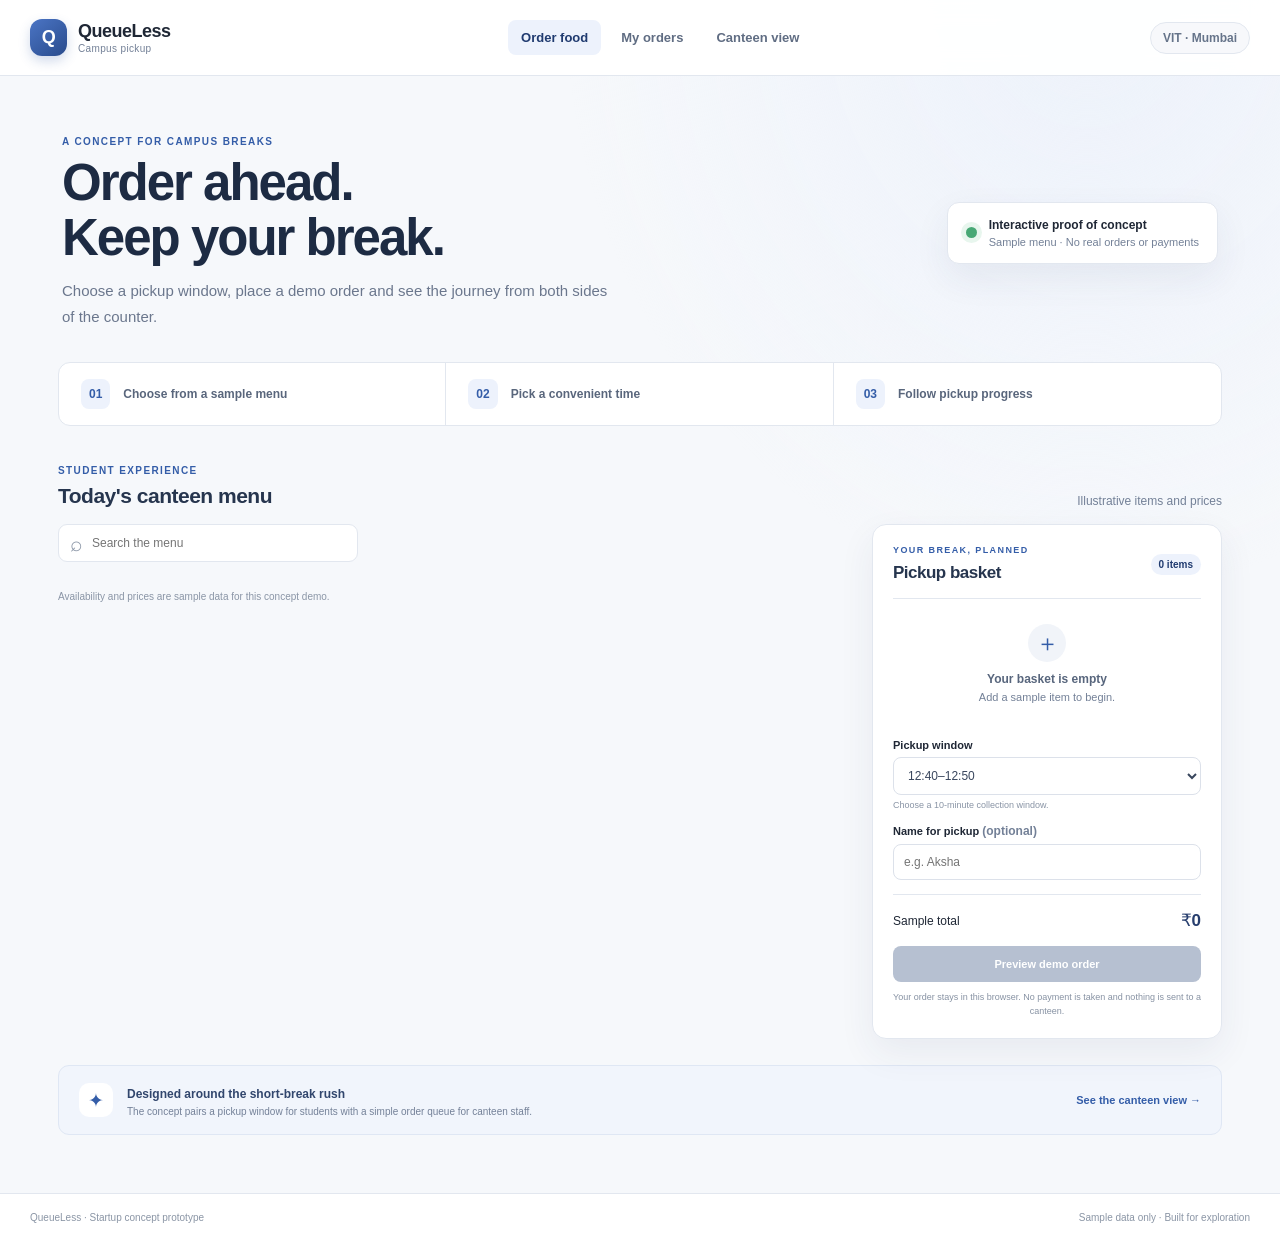
<file: index.html>
<!doctype html>
<html lang="en">
<head>
  <meta charset="utf-8">
  <meta name="viewport" content="width=device-width, initial-scale=1">
  <meta name="description" content="Explore QueueLess, a campus canteen order-ahead concept demo.">
  <title>QueueLess | Student ordering</title>
  <link rel="stylesheet" href="styles.css">
</head>
<body>
  <header class="topbar">
    <a class="brand" href="index.html"><span class="brand-mark">Q</span><span>QueueLess<small>Campus pickup</small></span></a>
    <nav aria-label="Main navigation">
      <a class="active" href="index.html">Order food</a>
      <a href="orders.html">My orders</a>
      <a href="operator.html">Canteen view</a>
    </nav>
    <span class="campus-tag">VIT · Mumbai</span>
  </header>
  <main class="page-wrap">
    <section class="hero">
      <div><p class="eyebrow">A concept for campus breaks</p><h1>Order ahead.<br>Keep your break.</h1><p class="hero-copy">Choose a pickup window, place a demo order and see the journey from both sides of the counter.</p></div>
      <div class="hero-note"><span class="pulse"></span><div><strong>Interactive proof of concept</strong><small>Sample menu · No real orders or payments</small></div></div>
    </section>
    <section class="quick-points" aria-label="How the concept works">
      <div><b>01</b><span>Choose from a sample menu</span></div><div><b>02</b><span>Pick a convenient time</span></div><div><b>03</b><span>Follow pickup progress</span></div>
    </section>
    <div class="section-heading"><div><p class="eyebrow">Student experience</p><h2>Today's canteen menu</h2></div><span class="muted">Illustrative items and prices</span></div>
    <div class="order-layout">
      <section class="menu-area" aria-label="Menu">
        <div class="menu-tools"><label class="search"><span aria-hidden="true">⌕</span><input id="search" type="search" placeholder="Search the menu" aria-label="Search the menu"></label><div class="filters" id="filters" aria-label="Filter by category"></div></div>
        <div class="menu-grid" id="menu-grid"></div>
        <p class="note">Availability and prices are sample data for this concept demo.</p>
      </section>
      <aside class="cart-card" aria-labelledby="cart-title">
        <div class="card-heading"><div><p class="eyebrow">Your break, planned</p><h2 id="cart-title">Pickup basket</h2></div><span class="badge" id="cart-count">0 items</span></div>
        <div id="cart-empty" class="empty-state"><span class="empty-icon">＋</span><strong>Your basket is empty</strong><span>Add a sample item to begin.</span></div>
        <div id="cart-lines" class="cart-lines"></div>
        <div class="form-field"><label for="pickup">Pickup window</label><select id="pickup"><option value="12:40–12:50">12:40–12:50</option><option value="12:50–1:00">12:50–1:00</option><option value="1:00–1:10">1:00–1:10</option><option value="1:10–1:20">1:10–1:20</option></select><small>Choose a 10-minute collection window.</small></div>
        <div class="form-field"><label for="student-name">Name for pickup <span class="muted">(optional)</span></label><input id="student-name" type="text" maxlength="40" placeholder="e.g. Aksha" autocomplete="off"></div>
        <div class="total-row"><span>Sample total</span><strong id="cart-total">₹0</strong></div>
        <button id="place-order" class="button primary full" disabled>Preview demo order</button>
        <p class="fineprint">Your order stays in this browser. No payment is taken and nothing is sent to a canteen.</p>
        <div id="order-confirmation" class="confirmation" role="status" aria-live="polite" hidden></div>
      </aside>
    </div>
    <section class="insight-strip"><div class="insight-icon">✦</div><div><strong>Designed around the short-break rush</strong><p>The concept pairs a pickup window for students with a simple order queue for canteen staff.</p></div><a href="operator.html" class="text-link">See the canteen view →</a></section>
  </main>
  <footer class="footer"><span>QueueLess · Startup concept prototype</span><span>Sample data only · Built for exploration</span></footer>
  <script src="scripts/data.js"></script><script src="scripts/store.js"></script><script src="scripts/student.js"></script>
</body>
</html>
</file>
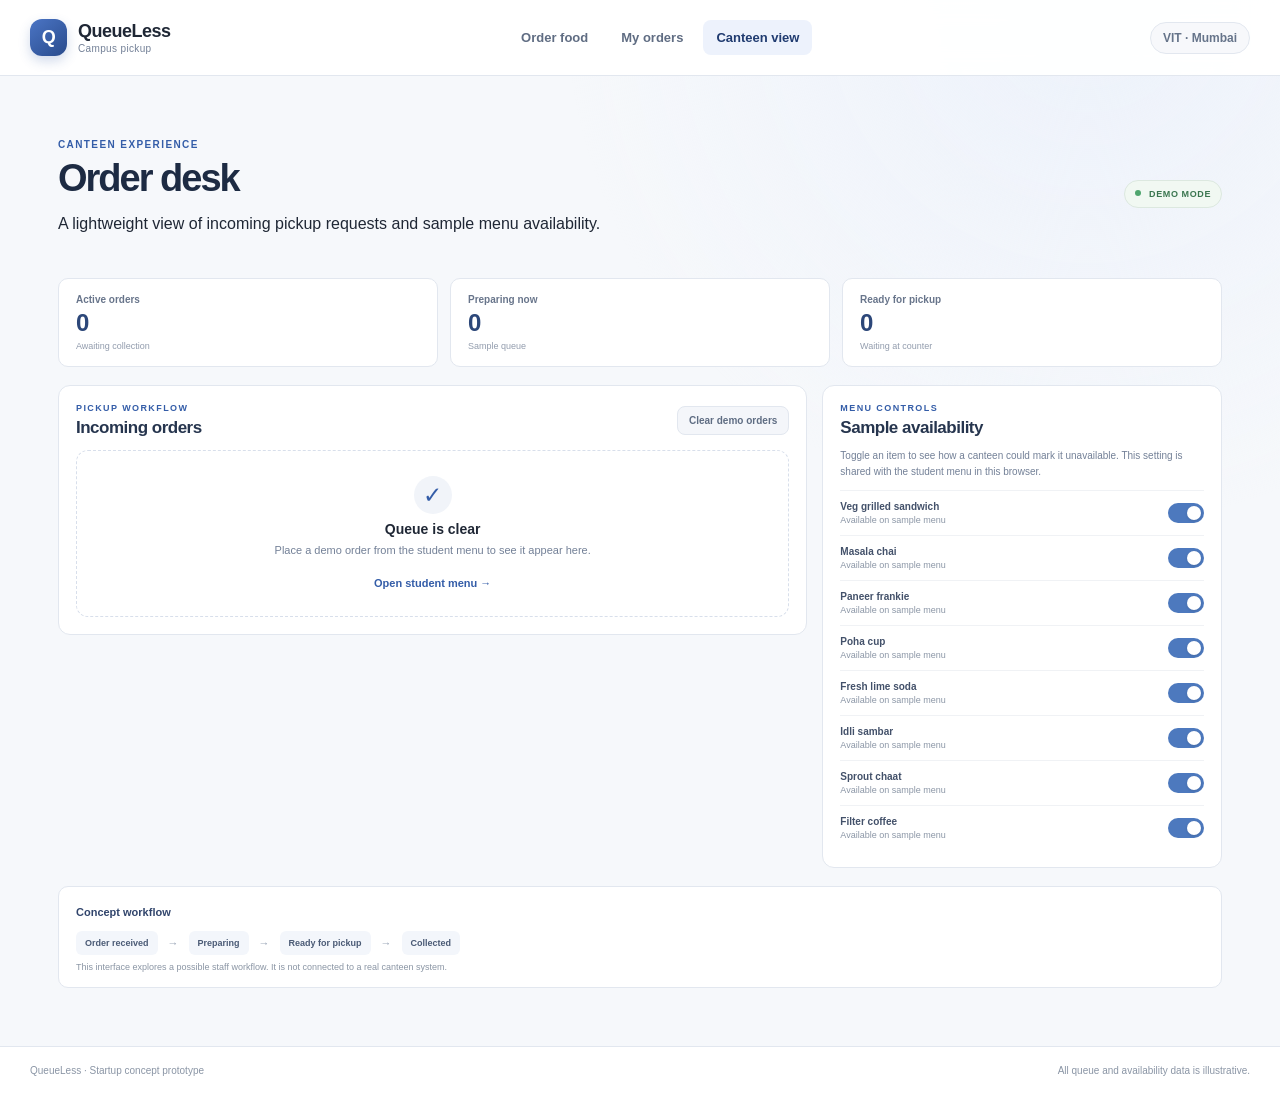
<file: operator.html>
<!doctype html>
<html lang="en">
<head><meta charset="utf-8"><meta name="viewport" content="width=device-width, initial-scale=1"><meta name="description" content="Explore a sample canteen order queue and menu controls."><title>QueueLess | Canteen view</title><link rel="stylesheet" href="styles.css"></head>
<body>
  <header class="topbar"><a class="brand" href="index.html"><span class="brand-mark">Q</span><span>QueueLess<small>Campus pickup</small></span></a><nav aria-label="Main navigation"><a href="index.html">Order food</a><a href="orders.html">My orders</a><a class="active" href="operator.html">Canteen view</a></nav><span class="campus-tag">VIT · Mumbai</span></header>
  <main class="page-wrap">
    <section class="page-intro operator-intro"><div><p class="eyebrow">Canteen experience</p><h1>Order desk</h1><p>A lightweight view of incoming pickup requests and sample menu availability.</p></div><span class="demo-label"><i></i> DEMO MODE</span></section>
    <section class="metrics" aria-label="Queue summary"><article><span>Active orders</span><strong id="active-count">0</strong><small>Awaiting collection</small></article><article><span>Preparing now</span><strong id="preparing-count">0</strong><small>Sample queue</small></article><article><span>Ready for pickup</span><strong id="ready-count">0</strong><small>Waiting at counter</small></article></section>
    <section class="operator-grid">
      <div class="panel"><div class="section-heading compact"><div><p class="eyebrow">Pickup workflow</p><h2>Incoming orders</h2></div><button class="button subtle small" id="clear-orders" type="button">Clear demo orders</button></div><div id="operator-orders" class="operator-orders"></div><div id="operator-empty" class="empty-panel compact-empty" hidden><div class="empty-icon">✓</div><h2>Queue is clear</h2><p>Place a demo order from the student menu to see it appear here.</p><a href="index.html" class="text-link">Open student menu →</a></div></div>
      <aside class="panel menu-manager"><div class="section-heading compact"><div><p class="eyebrow">Menu controls</p><h2>Sample availability</h2></div></div><p class="muted">Toggle an item to see how a canteen could mark it unavailable. This setting is shared with the student menu in this browser.</p><div id="availability-list" class="availability-list"></div></aside>
    </section>
    <section class="workflow-note"><strong>Concept workflow</strong><div><span>Order received</span><b>→</b><span>Preparing</span><b>→</b><span>Ready for pickup</span><b>→</b><span>Collected</span></div><p>This interface explores a possible staff workflow. It is not connected to a real canteen system.</p></section>
  </main>
  <footer class="footer"><span>QueueLess · Startup concept prototype</span><span>All queue and availability data is illustrative.</span></footer>
  <script src="scripts/data.js"></script><script src="scripts/store.js"></script><script src="scripts/operator.js"></script>
</body>
</html>
</file>
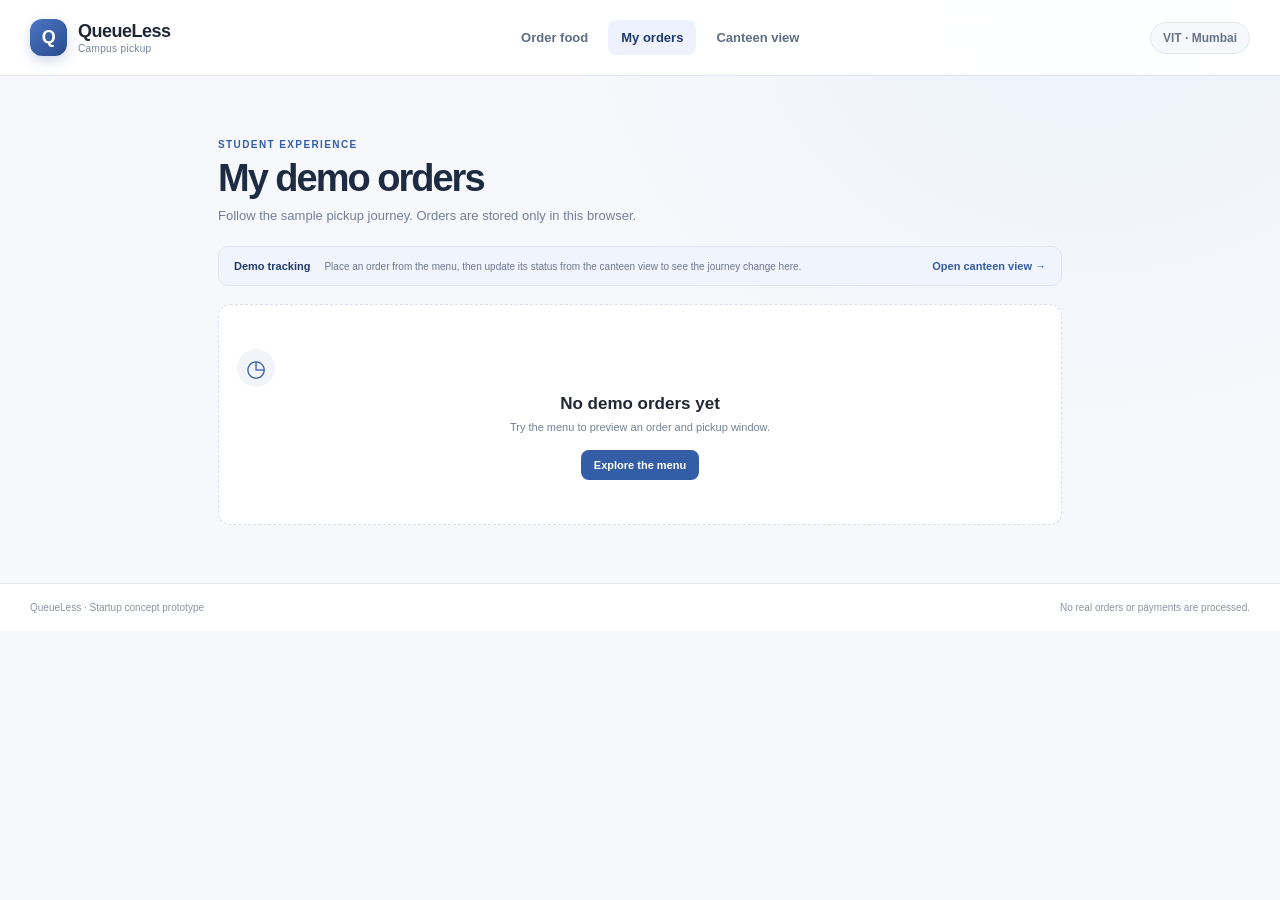
<file: orders.html>
<!doctype html>
<html lang="en">
<head><meta charset="utf-8"><meta name="viewport" content="width=device-width, initial-scale=1"><meta name="description" content="Track QueueLess sample campus pickup orders."><title>QueueLess | My orders</title><link rel="stylesheet" href="styles.css"></head>
<body>
  <header class="topbar"><a class="brand" href="index.html"><span class="brand-mark">Q</span><span>QueueLess<small>Campus pickup</small></span></a><nav aria-label="Main navigation"><a href="index.html">Order food</a><a class="active" href="orders.html">My orders</a><a href="operator.html">Canteen view</a></nav><span class="campus-tag">VIT · Mumbai</span></header>
  <main class="page-wrap narrow-wrap">
    <section class="page-intro"><p class="eyebrow">Student experience</p><h1>My demo orders</h1><p>Follow the sample pickup journey. Orders are stored only in this browser.</p></section>
    <div class="demo-callout"><strong>Demo tracking</strong><span>Place an order from the menu, then update its status from the canteen view to see the journey change here.</span><a class="text-link" href="operator.html">Open canteen view →</a></div>
    <div id="orders-list" class="orders-list"></div>
    <div id="orders-empty" class="empty-panel" hidden><div class="empty-icon">◷</div><h2>No demo orders yet</h2><p>Try the menu to preview an order and pickup window.</p><a class="button primary" href="index.html">Explore the menu</a></div>
  </main>
  <footer class="footer"><span>QueueLess · Startup concept prototype</span><span>No real orders or payments are processed.</span></footer>
  <script src="scripts/data.js"></script><script src="scripts/store.js"></script><script src="scripts/orders.js"></script>
</body>
</html>
</file>
<file: styles.css>
:root{font-family:'DM Sans','Segoe UI',sans-serif;color:#1f2735;background:#f5f7fb;font-synthesis:none;text-rendering:optimizeLegibility;--blue:#345da8;--navy:#203b70;--pale:#edf2fc;--ink:#20283a;--muted:#738097;--line:#e2e7ef;--paper:#fff;--green:#25714e;--gold:#bb7925;--shadow:0 14px 36px rgba(37,57,93,.07)}
*{box-sizing:border-box}body{margin:0;min-height:100vh;background:radial-gradient(ellipse at 85% 0%,#edf2fb 0,transparent 34%),#f6f8fb}button,input,select{font:inherit}button:focus-visible,a:focus-visible,input:focus-visible,select:focus-visible{outline:3px solid #9bb8f4;outline-offset:2px}a{color:inherit;text-decoration:none}.topbar{height:76px;display:flex;align-items:center;justify-content:space-between;gap:30px;padding:0 max(28px,calc((100vw - 1220px)/2));background:rgba(255,255,255,.94);border-bottom:1px solid var(--line);position:sticky;top:0;z-index:10;backdrop-filter:blur(12px)}.brand{display:flex;align-items:center;gap:11px;font:800 18px 'Manrope',sans-serif;letter-spacing:-.5px}.brand-mark{display:grid;place-items:center;width:37px;height:37px;border-radius:12px;background:linear-gradient(140deg,#4b75c5,#294b8c);color:#fff;box-shadow:0 5px 12px #345da83a}.brand small{display:block;color:var(--muted);font:500 10px 'DM Sans',sans-serif;letter-spacing:.35px;margin-top:1px}.topbar nav{display:flex;gap:7px;align-items:center}.topbar nav a{padding:10px 13px;border-radius:8px;color:#606d83;font-size:13px;font-weight:650}.topbar nav a:hover,.topbar nav a.active{background:var(--pale);color:var(--navy)}.campus-tag{font-size:12px;font-weight:650;color:#66748a;background:#f7f8fb;border:1px solid var(--line);border-radius:999px;padding:8px 12px}.page-wrap{max-width:1220px;padding:35px 28px 58px;margin:auto}.hero{display:flex;align-items:center;justify-content:space-between;gap:30px;padding:25px 4px 26px}.eyebrow{margin:0 0 8px;color:var(--blue);font-size:10px;font-weight:800;letter-spacing:1.4px;text-transform:uppercase}.hero h1,.page-intro h1{font:800 clamp(34px,4vw,51px)/1.08 'Manrope',sans-serif;letter-spacing:-2px;margin:0;color:#1d2b43}.hero-copy{max-width:560px;color:#6b778d;font-size:15px;line-height:1.7;margin:13px 0 0}.hero-note{display:flex;align-items:center;gap:12px;padding:15px 18px;background:#fff;border:1px solid var(--line);border-radius:12px;box-shadow:var(--shadow);min-width:265px}.hero-note strong,.hero-note small{display:block}.hero-note strong{font-size:12px}.hero-note small{font-size:11px;color:var(--muted);margin-top:4px}.pulse{width:11px;height:11px;border-radius:50%;background:#48a875;box-shadow:0 0 0 5px #e8f6ee}.quick-points{display:grid;grid-template-columns:repeat(3,1fr);gap:0;background:#fff;border:1px solid var(--line);border-radius:12px;margin:7px 0 39px;overflow:hidden}.quick-points>div{display:flex;align-items:center;gap:13px;padding:16px 22px;border-right:1px solid var(--line)}.quick-points>div:last-child{border-right:0}.quick-points b{font:800 12px 'Manrope',sans-serif;color:var(--blue);background:var(--pale);padding:8px;border-radius:8px}.quick-points span{font-size:12px;color:#59667c;font-weight:600}.section-heading{display:flex;align-items:end;justify-content:space-between;gap:16px;margin-bottom:16px}.section-heading h2,.card-heading h2,.compact h2{font:750 21px 'Manrope',sans-serif;letter-spacing:-.5px;margin:0;color:#26354e}.muted{color:var(--muted);font-size:12px}.order-layout{display:grid;grid-template-columns:minmax(0,1fr) 350px;gap:22px;align-items:start}.menu-area{min-width:0}.menu-tools{display:flex;gap:12px;align-items:center;justify-content:space-between;margin:0 0 15px}.search{display:flex;align-items:center;gap:9px;min-width:210px;max-width:300px;flex:1;background:#fff;border:1px solid var(--line);border-radius:9px;padding:0 11px;color:#8b96a7}.search span{font-size:21px;line-height:1}.search input{width:100%;border:0;outline:0;background:transparent;padding:11px 0;font-size:12px}.search input:focus-visible{outline:0}.filters{display:flex;gap:6px}.filter-button{border:1px solid transparent;background:transparent;padding:8px 11px;color:#6b778d;font-size:11px;font-weight:700;border-radius:7px;cursor:pointer}.filter-button:hover,.filter-button.selected{background:var(--pale);color:var(--navy);border-color:#e2e9f7}.menu-grid{display:grid;grid-template-columns:repeat(2,minmax(0,1fr));gap:13px}.menu-card{background:#fff;border:1px solid var(--line);border-radius:12px;padding:16px;min-height:185px;display:flex;flex-direction:column;transition:transform .15s,box-shadow .15s,border .15s}.menu-card:hover{transform:translateY(-2px);border-color:#ced9ed;box-shadow:var(--shadow)}.menu-card-top{display:flex;align-items:center;justify-content:space-between}.food-icon{display:grid;place-items:center;width:41px;height:41px;border-radius:12px;background:#f5f1e9;font-size:21px}.category-label{color:#697790;background:#f5f7fa;border-radius:99px;padding:5px 8px;font-size:9px;font-weight:700;letter-spacing:.3px}.menu-card h3{font:700 14px 'Manrope',sans-serif;margin:13px 0 4px;color:#26354e}.item-detail{font-size:11px;color:#7b8799;margin:0}.tag-row{display:flex;gap:5px;margin-top:10px}.food-tag{font-size:9px;color:#528064;background:#f0f8f3;padding:4px 6px;border-radius:5px;font-weight:700}.menu-card-footer{display:flex;align-items:center;justify-content:space-between;margin-top:auto;padding-top:13px}.item-price{color:var(--navy);font:800 14px 'Manrope',sans-serif}.button{border:0;border-radius:8px;padding:9px 13px;font-size:11px;font-weight:750;cursor:pointer;transition:background .15s,transform .15s}.button:active{transform:translateY(1px)}.button.primary{background:var(--blue);color:#fff}.button.primary:hover{background:var(--navy)}.button.primary:disabled{background:#b6c0d1;cursor:not-allowed}.button.add-button{background:var(--pale);color:var(--navy)}.button.add-button:hover:not(:disabled){background:#dce6f8}.button.add-button:disabled{background:#f1f2f4;color:#9aa2af;cursor:not-allowed}.button.subtle{background:#f4f6fa;border:1px solid var(--line);color:#5f6d83}.button.subtle:hover{background:#eaf0fa}.button.full{width:100%;padding:12px}.button.small{padding:8px 11px;font-size:10px}.cart-card{position:sticky;top:94px;padding:20px;background:#fff;border:1px solid var(--line);border-radius:14px;box-shadow:var(--shadow)}.card-heading{display:flex;justify-content:space-between;align-items:center;padding-bottom:15px;border-bottom:1px solid var(--line)}.card-heading h2{font-size:17px}.card-heading .eyebrow{font-size:9px}.badge{padding:5px 8px;background:var(--pale);color:var(--navy);border-radius:99px;font-size:10px;font-weight:750}.empty-state{display:flex;align-items:center;flex-direction:column;text-align:center;padding:25px 5px 18px;color:var(--muted);font-size:11px;gap:5px}.empty-state strong{font-size:12px;color:#58667d}.empty-icon{display:grid;place-items:center;width:38px;height:38px;border-radius:50%;background:#f1f4f9;color:var(--blue);font-size:23px;margin-bottom:5px}.cart-lines{padding:2px 0}.cart-line{display:grid;grid-template-columns:1fr auto;gap:4px;padding:11px 0;border-bottom:1px solid #f0f2f5;font-size:11px}.cart-line-name{font-weight:650;color:#3d4a60}.cart-line>span{color:#65728a;font-weight:650}.quantity-controls{display:flex;align-items:center;gap:7px;margin-top:6px}.quantity-controls button{width:22px;height:22px;border:1px solid var(--line);border-radius:6px;background:#fff;color:var(--navy);cursor:pointer}.form-field{margin-top:14px}.form-field label{display:block;font-size:11px;font-weight:750;margin-bottom:6px}.form-field select,.form-field input{width:100%;border:1px solid #dce1ea;border-radius:8px;padding:10px;font-size:12px;color:#39465d;background:#fff}.form-field small{display:block;margin-top:5px;color:#8994a5;font-size:9px}.total-row{display:flex;align-items:center;justify-content:space-between;border-top:1px solid var(--line);padding:15px 0;margin-top:14px;font-size:12px}.total-row strong{font:800 17px 'Manrope',sans-serif;color:#273e6e}.fineprint{font-size:9px;line-height:1.5;color:#8792a3;text-align:center;margin:9px 0 0}.confirmation{margin-top:13px;background:#eff8f2;border:1px solid #d8eddf;border-radius:9px;padding:12px;color:#345d45;font-size:11px;line-height:1.5}.confirmation strong{display:block;font-size:12px}.confirmation p{margin:4px 0 7px}.text-link{color:var(--blue);font-size:11px;font-weight:750}.text-link:hover{text-decoration:underline}.note{font-size:10px;color:#8a95a6;margin:14px 0}.no-results{grid-column:1/-1;padding:30px;text-align:center;color:var(--muted);background:#fff;border:1px dashed var(--line);border-radius:10px;font-size:12px}.insight-strip{display:flex;align-items:center;gap:14px;margin-top:26px;padding:17px 20px;border:1px solid #dfe7f4;background:#f1f5fc;border-radius:11px}.insight-icon{display:grid;place-items:center;width:34px;height:34px;border-radius:10px;background:#fff;color:var(--blue);font-size:19px}.insight-strip strong{font:700 12px 'Manrope',sans-serif;color:#31466d}.insight-strip p{margin:4px 0 0;color:#748198;font-size:10px}.insight-strip .text-link{margin-left:auto;white-space:nowrap}.footer{display:flex;justify-content:space-between;gap:15px;padding:18px max(28px,calc((100vw - 1220px)/2));border-top:1px solid var(--line);color:#8a95a5;background:#fff;font-size:10px}.narrow-wrap{max-width:900px}.page-intro{padding:28px 0 20px}.page-intro h1{font-size:38px}.page-intro>p:last-child{margin:9px 0 0;color:var(--muted);font-size:13px}.demo-callout{display:flex;align-items:center;gap:14px;background:#f0f4fc;border:1px solid #dfe7f5;border-radius:10px;padding:13px 15px;margin:3px 0 18px}.demo-callout strong{color:var(--navy);font-size:11px;white-space:nowrap}.demo-callout span{font-size:10px;color:#6c7890}.demo-callout .text-link{margin-left:auto;white-space:nowrap}.orders-list{display:grid;gap:13px}.order-card,.panel{background:#fff;border:1px solid var(--line);border-radius:12px;padding:18px}.order-card-head,.operator-order-head{display:flex;justify-content:space-between;align-items:flex-start;gap:12px}.order-card-head>div:first-child{display:grid;gap:4px}.order-card-head strong,.operator-order-head strong{font:750 13px 'Manrope',sans-serif;color:#2c3b56}.status-badge{display:inline-flex;align-items:center;border-radius:99px;padding:6px 9px;font-size:9px;font-weight:750;white-space:nowrap}.status-received{background:#f2f4f8;color:#586981}.status-preparing{background:#fff4e5;color:#99631d}.status-ready{background:#edf4ff;color:#365da8}.status-collected{background:#edf7f0;color:#34714e}.order-status-note{font-size:11px;color:var(--muted);margin:10px 0}.order-item-list{border-top:1px solid #eff1f5;border-bottom:1px solid #eff1f5;padding:7px 0}.order-item-list>div{display:flex;justify-content:space-between;padding:5px 0;color:#56647a;font-size:11px}.order-item-list strong{font-size:10px}.order-total{display:flex;justify-content:space-between;padding-top:11px;font-size:10px;color:#718097}.order-total strong{font-size:13px;color:#2d4169}.status-steps{list-style:none;display:grid;grid-template-columns:repeat(4,1fr);gap:7px;padding:0;margin:17px 0 0}.status-steps li{position:relative;text-align:center;padding-top:18px;color:#929cad;font-size:9px}.status-steps li::before{content:'';position:absolute;top:0;left:calc(50% - 5px);width:9px;height:9px;border:1px solid #c8cfdb;border-radius:50%;background:#fff;z-index:1}.status-steps li:not(:last-child)::after{content:'';position:absolute;top:4px;left:calc(50% + 5px);width:calc(100% - 3px);height:1px;background:#e1e5ec}.status-steps li.done{color:var(--blue);font-weight:750}.status-steps li.done::before{background:var(--blue);border-color:var(--blue)}.empty-panel{text-align:center;padding:44px 18px;background:#fff;border:1px dashed #d8dfeb;border-radius:12px}.empty-panel h2{font:750 17px 'Manrope',sans-serif;margin:7px 0}.empty-panel p{color:var(--muted);font-size:11px;margin:0 0 17px}.empty-panel .button{display:inline-block}.operator-intro{display:flex;align-items:center;justify-content:space-between}.operator-intro h1{font-size:38px}.operator-intro .demo-label{white-space:nowrap;border:1px solid #dce8df;background:#f1f8f2;color:#3b7650;padding:8px 10px;border-radius:99px;font-size:9px;font-weight:800;letter-spacing:.6px}.demo-label i{display:inline-block;width:6px;height:6px;background:#4fa56e;border-radius:50%;margin-right:5px;vertical-align:1px}.metrics{display:grid;grid-template-columns:repeat(3,1fr);gap:12px;margin:9px 0 18px}.metrics article{display:grid;gap:4px;padding:15px 17px;background:#fff;border:1px solid var(--line);border-radius:10px}.metrics article span{color:#68758b;font-size:10px;font-weight:650}.metrics article strong{font:800 24px 'Manrope',sans-serif;color:#2c4779}.metrics article small{color:#929cad;font-size:9px}.operator-grid{display:grid;grid-template-columns:minmax(0,1.5fr) minmax(280px,.8fr);gap:15px;align-items:start}.panel{padding:17px}.compact{align-items:center;margin-bottom:12px}.compact h2{font-size:17px}.compact .eyebrow{font-size:9px;margin-bottom:5px}.operator-orders{display:grid;gap:9px}.operator-order{border:1px solid #e9edf3;background:#fcfdff;border-radius:9px;padding:12px}.operator-order-head{align-items:center}.operator-order-head strong{font-size:11px}.operator-order>p{margin:6px 0}.operator-order-summary{font-size:10px;color:#46546b}.operator-order-footer{display:flex;align-items:center;justify-content:space-between;border-top:1px solid #edf0f4;padding-top:9px;margin-top:8px;font-size:11px;color:#32496f}.complete-label{font-size:10px;color:#39764e;font-weight:750}.compact-empty{padding:25px 12px}.compact-empty h2{font-size:14px}.compact-empty .empty-icon{margin:auto}.menu-manager>.muted{font-size:10px;line-height:1.6;margin:-2px 0 10px}.availability-list{display:grid}.availability-row{display:flex;align-items:center;justify-content:space-between;gap:12px;padding:10px 0;border-top:1px solid #f0f2f5}.availability-row>div{display:grid;gap:3px}.availability-row strong{font-size:10px;color:#43516a}.availability-row small{font-size:9px;color:#8b96a6}.toggle{width:36px;height:20px;position:relative;border:0;border-radius:99px;background:#c4cad3;cursor:pointer;flex:0 0 auto;transition:background .15s}.toggle::after{content:'';position:absolute;top:3px;left:3px;width:14px;height:14px;border-radius:50%;background:white;box-shadow:0 1px 3px #0002;transition:transform .15s}.toggle.on{background:#4d79be}.toggle.on::after{transform:translateX(16px)}.workflow-note{margin-top:18px;padding:15px 17px;background:#fff;border:1px solid var(--line);border-radius:10px}.workflow-note>strong{font:750 11px 'Manrope',sans-serif;color:#31456c}.workflow-note>div{display:flex;align-items:center;gap:10px;margin:11px 0 7px}.workflow-note span{background:#f3f6fb;border-radius:6px;padding:7px 9px;color:#4a5a75;font-size:9px;font-weight:700}.workflow-note b{color:#97a3b5;font-size:11px}.workflow-note p{margin:0;color:#8a95a4;font-size:9px}
@media(max-width:900px){.order-layout{grid-template-columns:minmax(0,1fr) 320px}.topbar{padding:0 20px}.page-wrap{padding-left:20px;padding-right:20px}.campus-tag{display:none}.operator-grid{grid-template-columns:1fr}.menu-manager{order:-1}.availability-list{grid-template-columns:repeat(2,1fr);column-gap:15px}.availability-row:nth-child(2){border-top:0}}
@media(max-width:700px){.topbar{height:auto;min-height:68px;flex-wrap:wrap;gap:6px;padding:11px 16px}.topbar nav{order:3;width:100%;justify-content:space-between}.topbar nav a{flex:1;text-align:center;padding:9px 5px;font-size:11px}.hero{align-items:flex-start;flex-direction:column;padding-top:17px}.hero h1{font-size:39px}.hero-note{min-width:0;width:100%}.quick-points{margin-bottom:28px}.quick-points>div{padding:12px 9px;gap:8px;align-items:flex-start}.quick-points span{font-size:9px;line-height:1.4}.quick-points b{font-size:9px;padding:6px}.section-heading{align-items:flex-start;flex-direction:column;gap:6px}.order-layout{grid-template-columns:1fr}.cart-card{position:static;grid-row:1}.menu-tools{align-items:stretch;flex-direction:column}.search{max-width:none}.filters{overflow:auto}.filter-button{white-space:nowrap}.insight-strip{align-items:flex-start;flex-wrap:wrap}.insight-strip .text-link{margin-left:48px}.footer{padding:14px 18px;flex-direction:column;gap:5px}.demo-callout{align-items:flex-start;flex-direction:column;gap:6px}.demo-callout .text-link{margin-left:0}.status-steps{gap:1px}.status-steps li{font-size:8px}.workflow-note>div{gap:5px;flex-wrap:wrap}.workflow-note span{padding:6px}.workflow-note b{font-size:9px}}
@media(max-width:430px){.page-wrap{padding:25px 14px 40px}.menu-grid{grid-template-columns:1fr}.menu-card{min-height:160px}.metrics{gap:6px}.metrics article{padding:12px 9px}.metrics article span{font-size:9px}.metrics article strong{font-size:21px}.metrics article small{font-size:8px}.availability-list{grid-template-columns:1fr}.availability-row:nth-child(2){border-top:1px solid #f0f2f5}.operator-intro{align-items:flex-start;gap:10px}.operator-intro h1{font-size:32px}.page-intro h1{font-size:32px}.status-steps li{font-size:7px}}
[hidden]{display:none!important}
</file>
